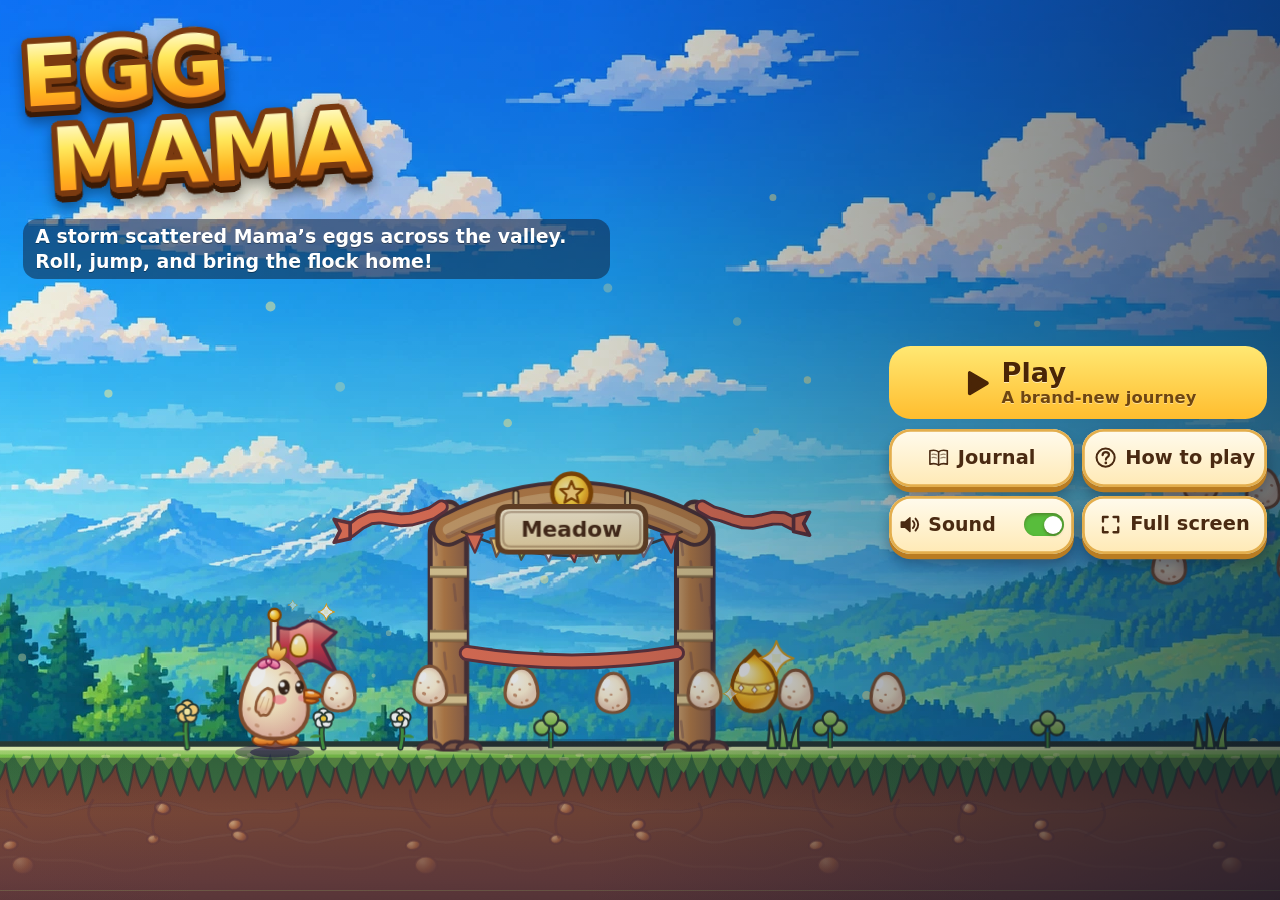
<file: docs/index.html>
<!doctype html>
<html lang="en">
<head>
<meta charset="utf-8">
<!-- A game, not a website: one fixed full-viewport stage, no scrolling, no zoom, no bounce (DESIGN.md §10). -->
<meta name="viewport" content="width=device-width,initial-scale=1,maximum-scale=1,user-scalable=no,viewport-fit=cover,interactive-widget=resizes-content">
<meta name="description" content="Egg Mama: roll, jump and hatch a flock across thirteen painted landscapes to light the beacon and bring the flock home.">
<meta name="theme-color" content="#253749">
<meta name="color-scheme" content="dark">
<meta name="mobile-web-app-capable" content="yes">
<meta name="apple-mobile-web-app-capable" content="yes">
<meta name="apple-mobile-web-app-status-bar-style" content="black-translucent">
<meta name="apple-mobile-web-app-title" content="Egg Mama">
<meta name="format-detection" content="telephone=no">
<link rel="manifest" href="manifest.webmanifest">
<link rel="icon" href="icons/icon-192.png" type="image/png">
<link rel="apple-touch-icon" href="icons/apple-touch-icon.png">
<link rel="stylesheet" href="style.css">
<title>Egg Mama</title>
</head>
<body>
<div id="stage">
  <canvas id="game" aria-label="Egg Mama game world"></canvas>
  <div id="ui"></div>
  <button id="pause-btn" data-ui data-action="pause" aria-label="Pause" title="Pause" hidden></button>
  <noscript><p class="no-js">Egg Mama needs JavaScript to run. Please turn it on and reload.</p></noscript>
</div>
<div id="safe" aria-hidden="true"></div>
<script type="module" src="js/main.mjs"></script>
</body>
</html>
</file>
<file: docs/style.css>
/*
 * Egg Mama — page lock, stage and menus (DESIGN.md §10).
 *
 * The page is a GAME, not a website: one fixed full-viewport stage. Nothing scrolls, bounces, zooms or
 * pull-to-refreshes. Menus are DOM cards layered inside the stage on translucent scrims so the live scene
 * shows through. Everything in the menus is sized in --u (~1 % of the viewport height), so the same CSS
 * fits a 640x300 phone-with-toolbars and looks right on 915x412.
 */

/* ───────── tokens ───────── */
:root {
  /* safe-area insets as variables, so layout (and the e2e tests) can read or override them */
  --sat: env(safe-area-inset-top, 0px);
  --sar: env(safe-area-inset-right, 0px);
  --sab: env(safe-area-inset-bottom, 0px);
  --sal: env(safe-area-inset-left, 0px);

  --u: clamp(2.7px, 1vh, 4.3px);                 /* the menu unit: ~1 % of the visible height */
  --font: ui-rounded, "SF Pro Rounded", "Arial Rounded MT Bold", "Nunito", "Varela Round", system-ui, -apple-system, "Segoe UI", Roboto, "Helvetica Neue", Arial, sans-serif;

  --fs: max(12.5px, calc(var(--u) * 4.4));
  --fs-sm: max(11.5px, calc(var(--u) * 3.8));
  --fs-btn: max(14px, calc(var(--u) * 4.9));
  --fs-h: max(20px, calc(var(--u) * 7.2));
  --tap: max(44px, calc(var(--u) * 13.5));        /* minimum touch target */

  --ink: #4a2a12;
  --ink-soft: #7d5636;
  --cream: #fff8e6;
  --gold: #ffc933;
  --edge: #f2b94c;
  --night: #253749;
  --fade: 240ms;                                  /* keep in sync with FADE_MS in ui.mjs */
}
@supports (height: 1dvh) {
  :root { --u: clamp(2.7px, 1dvh, 4.3px); }
}

/* ───────── page lock ───────── */
* { box-sizing: border-box; }
[hidden] { display: none !important; }

html, body {
  position: fixed; inset: 0;
  width: 100%; height: 100%;
  margin: 0; padding: 0;
  overflow: hidden;
  overscroll-behavior: none;
  touch-action: none;
  -webkit-user-select: none; user-select: none;
  -webkit-touch-callout: none;
  -webkit-tap-highlight-color: transparent;
  -webkit-text-size-adjust: 100%; text-size-adjust: 100%;
  background: var(--night);
  color: var(--ink);
  font-family: var(--font);
}

#stage {
  position: fixed; inset: 0;
  width: 100%;
  height: 100%;
  height: 100dvh;
  overflow: hidden;
  background: var(--night);
  touch-action: none;
  contain: layout paint;
}

#game {
  position: absolute; inset: 0;
  width: 100%; height: 100%;
  display: block;
  touch-action: none;
  outline: none;
}

#ui {
  position: absolute; inset: 0;
  z-index: 2;
  pointer-events: none;                           /* only the screens and their controls take touches */
}

/* the probe ui.insets() reads: its padding IS the safe-area inset */
#safe {
  position: fixed; left: 0; top: 0;
  width: 0; height: 0;
  visibility: hidden; pointer-events: none;
  padding: var(--sat) var(--sar) var(--sab) var(--sal);
}

.sprite { position: absolute; width: 0; height: 0; overflow: hidden; pointer-events: none; }
.sr-only {
  position: absolute; width: 1px; height: 1px; margin: -1px; padding: 0;
  overflow: hidden; clip: rect(0 0 0 0); clip-path: inset(50%); white-space: nowrap; border: 0;
}
.no-js { position: absolute; inset: 0; display: grid; place-items: center; margin: 0; color: #fff; font: 800 18px var(--font); text-align: center; padding: 24px; }

/* ───────── the pause button (the only control over live play) ───────── */
#pause-btn {
  position: absolute; z-index: 3;
  top: calc(var(--sat) + 10px);
  right: calc(var(--sar) + 12px);
  width: 52px; height: 52px;
  padding: 0; margin: 0;
  display: grid; place-items: center;
  border-radius: 50%;
  border: 2.5px solid rgba(255, 255, 255, 0.78);
  background: rgba(37, 55, 73, 0.46);
  color: #fff;
  box-shadow: 0 2px 8px rgba(0, 0, 0, 0.28);
  cursor: pointer;
  -webkit-appearance: none; appearance: none;
  touch-action: manipulation;
  transition: transform 0.1s ease, background 0.15s ease;
}
#pause-btn .ico { width: 22px; height: 22px; display: block; }
#pause-btn:active { transform: scale(0.92); background: rgba(37, 55, 73, 0.66); }

/* ───────── screens ───────── */
.screen {
  position: absolute; inset: 0;
  display: flex; align-items: center; justify-content: center;
  padding: max(var(--sat), calc(var(--u) * 2.4)) max(var(--sar), calc(var(--u) * 3)) max(var(--sab), calc(var(--u) * 2.4)) max(var(--sal), calc(var(--u) * 3));
  overflow: hidden;
  color: var(--ink);
  font: 700 var(--fs) / 1.3 var(--font);
  background: radial-gradient(130% 130% at 50% 42%, rgba(18, 30, 58, 0.30) 0%, rgba(10, 18, 38, 0.68) 100%);
  opacity: 0;
  pointer-events: none;
  transition: opacity var(--fade) ease;
}
.screen.is-open { opacity: 1; pointer-events: auto; }
.screen.is-closing { pointer-events: none; }
.screen :focus { outline: none; }
.screen :focus-visible, #pause-btn:focus-visible { outline: 3px solid #fff; outline-offset: 2px; box-shadow: 0 0 0 6px #1f7bff; }
.pointer-mode .screen :focus-visible, .pointer-mode #pause-btn:focus-visible { outline: none; box-shadow: none; }

.ico { width: 1em; height: 1em; flex: none; display: inline-block; vertical-align: middle; overflow: visible; }

/* ───────── buttons ───────── */
.btn {
  position: relative;
  min-height: var(--tap);
  padding: 0 calc(var(--u) * 3.4);
  display: inline-flex; align-items: center; justify-content: center; gap: calc(var(--u) * 1.8);
  border: 0; border-radius: calc(var(--u) * 5);
  font: 900 var(--fs-btn) / 1.08 var(--font);
  letter-spacing: 0.005em;
  color: var(--ink);
  text-align: center;
  background: linear-gradient(180deg, #fffbee 0%, #ffe9b4 100%);
  box-shadow: inset 0 0 0 calc(var(--u) * 0.65) #e3ae4d, 0 calc(var(--u) * 1.2) 0 #b97c22, 0 calc(var(--u) * 2.2) calc(var(--u) * 3) rgba(10, 16, 34, 0.32);
  cursor: pointer;
  -webkit-appearance: none; appearance: none;
  touch-action: manipulation;
  transition: transform 0.08s ease, box-shadow 0.08s ease, filter 0.15s ease;
}
.btn:active { transform: translateY(calc(var(--u) * 0.9)); box-shadow: inset 0 0 0 calc(var(--u) * 0.65) #e3ae4d, 0 calc(var(--u) * 0.3) 0 #b97c22, 0 calc(var(--u) * 0.8) calc(var(--u) * 1.4) rgba(10, 16, 34, 0.3); }
@media (hover: hover) { .btn:hover { filter: brightness(1.05); } }
.btn .ico { font-size: calc(var(--u) * 6); }
.btn-text { display: flex; flex-direction: column; align-items: center; min-width: 0; }
.btn-main { min-width: 0; }
.btn-sub { margin-top: calc(var(--u) * 0.5); font: 800 var(--fs-sm) / 1.15 var(--font); opacity: 0.8; }

.btn-primary {
  color: #4a2506;
  background: linear-gradient(180deg, #ffe873 0%, #ffbd2e 100%);
  box-shadow: inset 0 0 0 calc(var(--u) * 0.7) #dc8e17, 0 calc(var(--u) * 1.3) 0 #a8640d, 0 calc(var(--u) * 2.4) calc(var(--u) * 3.4) rgba(10, 16, 34, 0.36);
  text-shadow: 0 calc(var(--u) * 0.3) 0 rgba(255, 255, 255, 0.55);
}
.btn-primary:active { box-shadow: inset 0 0 0 calc(var(--u) * 0.7) #dc8e17, 0 calc(var(--u) * 0.3) 0 #a8640d, 0 calc(var(--u) * 0.8) calc(var(--u) * 1.4) rgba(10, 16, 34, 0.3); }
.btn-danger {
  color: #fff;
  background: linear-gradient(180deg, #ff9d84 0%, #e24f37 100%);
  box-shadow: inset 0 0 0 calc(var(--u) * 0.7) #b93522, 0 calc(var(--u) * 1.3) 0 #8c2416, 0 calc(var(--u) * 2.4) calc(var(--u) * 3.4) rgba(10, 16, 34, 0.36);
  text-shadow: 0 calc(var(--u) * 0.4) 0 rgba(110, 20, 8, 0.55);
}
.btn-quiet {
  min-height: var(--tap);
  color: #fff;
  background: rgba(20, 32, 56, 0.34);
  box-shadow: inset 0 0 0 calc(var(--u) * 0.5) rgba(255, 255, 255, 0.45);
  text-shadow: 0 calc(var(--u) * 0.4) calc(var(--u) * 1) rgba(0, 0, 0, 0.6);
}
.btn-quiet:active { transform: none; background: rgba(20, 32, 56, 0.5); }
.btn-hero { min-height: max(52px, calc(var(--u) * 17)); font-size: max(17px, calc(var(--u) * 6.3)); padding: calc(var(--u) * 1.6) calc(var(--u) * 4); }
.btn-hero .ico { font-size: calc(var(--u) * 8); }
.btn-hero .btn-text { align-items: flex-start; text-align: left; }
.btn-round { width: var(--tap); min-width: var(--tap); padding: 0; border-radius: 50%; }
.btn-round .ico { font-size: calc(var(--u) * 5.6); }

.btn-grid { display: grid; grid-template-columns: minmax(0, 1fr) minmax(0, 1fr); gap: calc(var(--u) * 2); }
.btn-grid > :last-child:nth-child(odd) { grid-column: 1 / -1; }
.btn-grid .btn { min-width: 0; padding: 0 calc(var(--u) * 2.2); font-size: max(13.5px, calc(var(--u) * 4.5)); white-space: nowrap; }
.btn-grid .btn .ico { font-size: calc(var(--u) * 5.4); }
.btn-row { display: flex; gap: calc(var(--u) * 2.4); }
.btn-row > .btn { flex: 1 1 0; min-width: 0; }

/* switch-style setting buttons */
.btn-toggle { justify-content: flex-start; padding: 0 calc(var(--u) * 2.6); gap: calc(var(--u) * 1.6); }
.btn-toggle .btn-main { flex: 1; text-align: left; font-size: max(13px, calc(var(--u) * 4.4)); white-space: nowrap; }
.btn-toggle .when-off { display: none; }
.btn-toggle[aria-checked="false"] .when-on { display: none; }
.btn-toggle[aria-checked="false"] .when-off { display: inline-block; }
.sw { position: relative; flex: none; width: calc(var(--u) * 9.4); height: calc(var(--u) * 5.2); border-radius: 999px; background: #c2ae8c; box-shadow: inset 0 calc(var(--u) * 0.4) calc(var(--u) * 0.8) rgba(60, 36, 10, 0.35); transition: background 0.15s ease; }
.sw i { position: absolute; top: calc(var(--u) * 0.5); left: calc(var(--u) * 0.5); width: calc(var(--u) * 4.2); height: calc(var(--u) * 4.2); border-radius: 50%; background: #fff; box-shadow: 0 calc(var(--u) * 0.3) calc(var(--u) * 0.7) rgba(60, 36, 10, 0.45); transition: transform 0.15s ease; }
.btn-toggle[aria-checked="true"] .sw { background: #58bd3c; }
.btn-toggle[aria-checked="true"] .sw i { transform: translateX(calc(var(--u) * 4.2)); }
/* the pause menu's two-column grid is narrow: "Tap to jump" overflowed into its switch on 844x390 and 915x412, so those switches give the icon's room to the label (the 640x300 rule below already does) */
.pause-actions .btn-toggle > .ico { display: none; }

/* ───────── cards ───────── */
.card {
  position: relative;
  display: flex; flex-direction: column;
  width: min(100%, calc(var(--u) * 190));
  max-height: 100%;
  min-height: 0;
  padding: calc(var(--u) * 3.4) calc(var(--u) * 4.4);
  overflow: hidden;
  color: var(--ink);
  background: linear-gradient(180deg, #fffbf1 0%, #fff0c9 100%);
  border: calc(var(--u) * 0.9) solid var(--edge);
  border-radius: calc(var(--u) * 6);
  box-shadow: 0 calc(var(--u) * 1.5) 0 #c38a24, 0 calc(var(--u) * 4) calc(var(--u) * 9) rgba(8, 14, 30, 0.5);
}
.card-head { flex: none; display: flex; align-items: center; gap: calc(var(--u) * 2.4); margin-bottom: calc(var(--u) * 2.2); min-height: calc(var(--u) * 9); }
.card-head h2 { margin: 0; font: 900 var(--fs-h) / 1.05 var(--font); letter-spacing: 0.005em; }
.card-head .btn-close { margin-left: auto; min-height: var(--tap); width: var(--tap); min-width: 0; align-self: flex-start; margin-top: calc(var(--u) * -1.6); margin-right: calc(var(--u) * -1.6); }
.kicker { padding: calc(var(--u) * 0.7) calc(var(--u) * 2.4); border-radius: 999px; background: #ffe7a8; color: #8a4f12; font: 900 var(--fs-sm) / 1.2 var(--font); letter-spacing: 0.04em; text-transform: uppercase; white-space: nowrap; }
.card-body { flex: 1 1 auto; min-height: 0; }
.big-head { margin: 0; font: 900 calc(var(--u) * 10.4) / 1 var(--font); letter-spacing: 0.005em; }
.lede { margin: calc(var(--u) * 1.4) 0 calc(var(--u) * 2.4); font: 700 var(--fs) / 1.32 var(--font); color: var(--ink-soft); }
.where { margin: calc(var(--u) * 1.4) 0 calc(var(--u) * 2.4); font: 800 var(--fs-sm) / 1.2 var(--font); color: var(--ink-soft); }
.badge { display: inline-flex; align-items: center; gap: 0.4em; margin: 0 0 calc(var(--u) * 1.6); padding: calc(var(--u) * 0.8) calc(var(--u) * 2.6); border-radius: 999px; background: #ffd23a; color: #5a3200; font: 900 var(--fs-sm) / 1.1 var(--font); }
.badge .ico { font-size: 1.3em; }
.mama-pic { flex: 0 0 calc(var(--u) * 26); align-self: center; }
.mama-pic.small { flex-basis: calc(var(--u) * 20); }
.mama-pic .ico { display: block; width: 100%; height: auto; aspect-ratio: 100 / 120; filter: drop-shadow(0 calc(var(--u) * 0.8) calc(var(--u) * 0.8) rgba(80, 40, 10, 0.2)); }

/* stat chips: eggs, score, flock */
.tally { display: flex; flex-wrap: wrap; gap: calc(var(--u) * 1.8); margin: 0 0 calc(var(--u) * 2.4); padding: 0; list-style: none; }
.chip { display: flex; align-items: center; gap: calc(var(--u) * 1.6); padding: calc(var(--u) * 1.2) calc(var(--u) * 2.8) calc(var(--u) * 1.2) calc(var(--u) * 1.8); border-radius: calc(var(--u) * 4); background: rgba(255, 255, 255, 0.78); box-shadow: inset 0 0 0 calc(var(--u) * 0.5) rgba(196, 146, 60, 0.38); }
.chip-ico .ico { font-size: calc(var(--u) * 7.4); display: block; }
.chip-body { display: flex; flex-direction: column; }
.chip-body b { font: 900 calc(var(--u) * 5.8) / 1 var(--font); font-variant-numeric: tabular-nums; }
.chip-body small { margin-top: calc(var(--u) * 0.4); font: 800 var(--fs-sm) / 1 var(--font); color: var(--ink-soft); text-transform: uppercase; letter-spacing: 0.05em; }
.flock { display: inline-flex; gap: calc(var(--u) * 0.2); }
.flock .ico { font-size: calc(var(--u) * 5.6); }
.chip-flock { padding: calc(var(--u) * 1.2) calc(var(--u) * 2.6); }
.chip-flock .chip-body { flex-direction: row; align-items: center; gap: calc(var(--u) * 2.4); }
.chip-flock .chip-body small { margin-top: 0; }
.chip-flock .flock .ico { font-size: calc(var(--u) * 6.4); }

/* journey progress */
.track { position: relative; height: calc(var(--u) * 3.2); border-radius: 999px; background: #ead9b2; box-shadow: inset 0 calc(var(--u) * 0.4) calc(var(--u) * 0.7) rgba(110, 70, 20, 0.3); margin-right: calc(var(--u) * 3.4); }
.track-fill { position: absolute; left: 0; top: 0; bottom: 0; border-radius: 999px; background: linear-gradient(90deg, #7ed957, #ffd23a); box-shadow: inset 0 calc(var(--u) * 0.5) 0 rgba(255, 255, 255, 0.45); min-width: calc(var(--u) * 3.2); }
.notch { position: absolute; top: 18%; bottom: 18%; width: calc(var(--u) * 0.45); margin-left: calc(var(--u) * -0.22); border-radius: 2px; background: rgba(110, 70, 20, 0.34); }
.track-end { position: absolute; right: calc(var(--u) * -3.4); bottom: 0; font-size: calc(var(--u) * 6.4); line-height: 0; }
.track-end .ico { display: block; transform: translateY(calc(var(--u) * 0.6)); }
.journey-text { margin: calc(var(--u) * 1.6) 0 0; font: 800 var(--fs-sm) / 1.25 var(--font); color: var(--ink-soft); }
.journey-text b { font-size: 1.25em; color: var(--ink); }
.dot-sep { margin: 0 0.45em; }

/* ───────── title ───────── */
.s-title {
  justify-content: space-between; align-items: stretch; gap: calc(var(--u) * 4);
  background: linear-gradient(90deg, rgba(8, 16, 34, 0.04) 0%, rgba(8, 16, 34, 0.14) 46%, rgba(8, 16, 34, 0.58) 100%);
}
.title-hero { flex: 1 1 0; min-width: 0; display: flex; flex-direction: column; align-items: flex-start; justify-content: flex-start; gap: calc(var(--u) * 3); padding: calc(var(--u) * 6) 0 0 calc(var(--u) * 2.4); }
.title-menu { flex: 0 0 clamp(250px, calc(var(--u) * 88), 390px); display: flex; flex-direction: column; justify-content: center; gap: calc(var(--u) * 2.2); min-width: 0; }
.tagline {
  margin: 0; max-width: 31em;
  padding: calc(var(--u) * 1.2) calc(var(--u) * 2.8);
  border-radius: calc(var(--u) * 3.4);
  background: rgba(14, 26, 50, 0.5);
  color: #fff; font: 800 var(--fs) / 1.3 var(--font);
  text-shadow: 0 1px 0 rgba(0, 0, 0, 0.35);
}
.best-line { display: flex; align-items: center; justify-content: center; gap: 0.5em; margin: 0; color: #fff; font: 800 var(--fs-sm) / 1.2 var(--font); text-shadow: 0 1px 2px rgba(0, 0, 0, 0.6); }
.best-line .ico { font-size: 1.5em; }
.best-line b { color: #ffe27a; }

/* the logo: three stacked copies of the lettering — dark extrusion, brown outline, golden gradient face */
.logo {
  --o: 0.068em;
  margin: 0; display: flex; flex-direction: column; align-items: flex-start;
  font: 900 min(calc(var(--u) * 20), 9.4vw) / 0.9 var(--font);
  letter-spacing: 0.02em;
  transform: rotate(-3.5deg); transform-origin: 0 100%;
  filter: drop-shadow(0 calc(var(--u) * 1.4) calc(var(--u) * 1.6) rgba(0, 0, 0, 0.38));
  animation: bob 3.6s ease-in-out infinite;
}
.logo-line { position: relative; display: inline-block; white-space: nowrap; padding: 0.04em 0.07em; }
.logo-line.l2 { margin-left: 0.28em; font-size: 1.02em; }
.lg-ext, .lg-out, .lg-fill { display: block; }
.lg-out, .lg-fill { position: absolute; left: 0.07em; top: 0.04em; }
.lg-ext {
  --c: #3a1a06; color: var(--c); transform: translateY(0.065em);
  text-shadow: calc(var(--o) * 1) 0 0 var(--c), calc(var(--o) * 0.92) calc(var(--o) * 0.38) 0 var(--c), calc(var(--o) * 0.71) calc(var(--o) * 0.71) 0 var(--c), calc(var(--o) * 0.38) calc(var(--o) * 0.92) 0 var(--c), 0 calc(var(--o) * 1) 0 var(--c), calc(var(--o) * -0.38) calc(var(--o) * 0.92) 0 var(--c), calc(var(--o) * -0.71) calc(var(--o) * 0.71) 0 var(--c), calc(var(--o) * -0.92) calc(var(--o) * 0.38) 0 var(--c), calc(var(--o) * -1) 0 0 var(--c), calc(var(--o) * -0.92) calc(var(--o) * -0.38) 0 var(--c), calc(var(--o) * -0.71) calc(var(--o) * -0.71) 0 var(--c), calc(var(--o) * -0.38) calc(var(--o) * -0.92) 0 var(--c), 0 calc(var(--o) * -1) 0 var(--c), calc(var(--o) * 0.38) calc(var(--o) * -0.92) 0 var(--c), calc(var(--o) * 0.71) calc(var(--o) * -0.71) 0 var(--c), calc(var(--o) * 0.92) calc(var(--o) * -0.38) 0 var(--c);
}
.lg-out {
  --c: #7a3a10; color: var(--c);
  text-shadow: calc(var(--o) * 1) 0 0 var(--c), calc(var(--o) * 0.92) calc(var(--o) * 0.38) 0 var(--c), calc(var(--o) * 0.71) calc(var(--o) * 0.71) 0 var(--c), calc(var(--o) * 0.38) calc(var(--o) * 0.92) 0 var(--c), 0 calc(var(--o) * 1) 0 var(--c), calc(var(--o) * -0.38) calc(var(--o) * 0.92) 0 var(--c), calc(var(--o) * -0.71) calc(var(--o) * 0.71) 0 var(--c), calc(var(--o) * -0.92) calc(var(--o) * 0.38) 0 var(--c), calc(var(--o) * -1) 0 0 var(--c), calc(var(--o) * -0.92) calc(var(--o) * -0.38) 0 var(--c), calc(var(--o) * -0.71) calc(var(--o) * -0.71) 0 var(--c), calc(var(--o) * -0.38) calc(var(--o) * -0.92) 0 var(--c), 0 calc(var(--o) * -1) 0 var(--c), calc(var(--o) * 0.38) calc(var(--o) * -0.92) 0 var(--c), calc(var(--o) * 0.71) calc(var(--o) * -0.71) 0 var(--c), calc(var(--o) * 0.92) calc(var(--o) * -0.38) 0 var(--c);
}
.lg-fill {
  color: #ffc933;
  background: linear-gradient(180deg, #fffbd2 0%, #ffe85c 34%, #ffb520 70%, #ff8a1c 100%);
  -webkit-background-clip: text; background-clip: text;
  -webkit-text-fill-color: transparent;
}
@keyframes bob {
  0%, 100% { transform: rotate(-3.5deg) translateY(0); }
  50% { transform: rotate(-3.5deg) translateY(calc(var(--u) * -1.2)); }
}

/* ───────── pause ───────── */
.card-pause { width: min(100%, calc(var(--u) * 192)); }
.pause-grid { display: grid; grid-template-columns: minmax(0, 1fr) minmax(0, 1fr); gap: calc(var(--u) * 4.6); align-items: stretch; }
.pause-stats { display: flex; flex-direction: column; justify-content: space-between; gap: calc(var(--u) * 2); min-width: 0; }
.pause-stats .tally { margin: 0; }
.pause-stats .chip-flock { flex-basis: 100%; }
.place small { display: block; font: 800 var(--fs-sm) / 1.2 var(--font); color: var(--ink-soft); text-transform: uppercase; letter-spacing: 0.06em; }
.place strong { display: block; margin-top: calc(var(--u) * 0.4); font: 900 calc(var(--u) * 8.4) / 1.05 var(--font); }
.pause-actions { display: flex; flex-direction: column; gap: calc(var(--u) * 2); min-width: 0; }
.pause-actions > .btn-primary { min-height: max(50px, calc(var(--u) * 15.5)); font-size: max(17px, calc(var(--u) * 6)); }

/* ───────── dead / finish / confirm ───────── */
.card-dead, .card-finish { width: min(100%, calc(var(--u) * 170)); }
.card-confirm { width: min(100%, calc(var(--u) * 150)); }
.dead-grid, .confirm-body { display: flex; align-items: center; gap: calc(var(--u) * 5); }
.dead-main, .confirm-main { flex: 1 1 0; min-width: 0; }
.card-dead .big-head { color: #d4452c; text-shadow: 0 calc(var(--u) * 0.5) 0 rgba(255, 255, 255, 0.8); }
.card-finish .big-head { font-size: calc(var(--u) * 9.4); color: #c9650a; text-shadow: 0 calc(var(--u) * 0.5) 0 rgba(255, 255, 255, 0.85); }
.card-finish .kicker.big { display: inline-block; margin: 0 0 calc(var(--u) * 1.2); }
.card-confirm .big-head { font-size: calc(var(--u) * 8.6); }
.dead-main .btn-row, .confirm-main .btn-row { margin-top: calc(var(--u) * 0.4); }
.dead-main .tally { margin-bottom: calc(var(--u) * 1.6); }

.confetti { position: absolute; inset: 0; overflow: hidden; pointer-events: none; }
.confetti i { position: absolute; top: -8%; left: var(--x); width: calc(var(--u) * 1.8); height: calc(var(--u) * 3.2); border-radius: 2px; background: var(--c); transform: rotate(var(--r)); animation: fall 3.2s linear var(--d) infinite; opacity: 0.95; }
@keyframes fall {
  0% { transform: translateY(0) rotate(var(--r)); }
  100% { transform: translateY(125vh) rotate(calc(var(--r) + 540deg)); }
}

/* ───────── rotate ───────── */
.s-rotate { background: rgba(13, 22, 42, 0.93); text-align: center; color: #fff; }
.rotate-body { display: flex; flex-direction: column; align-items: center; justify-content: center; gap: calc(var(--u) * 6); max-width: 100%; }
.phone-stage { position: relative; width: calc(var(--u) * 34); height: calc(var(--u) * 34); display: grid; place-items: center; }
.phone { position: relative; width: calc(var(--u) * 15); height: calc(var(--u) * 26); border: calc(var(--u) * 1.5) solid #fff8e6; border-radius: calc(var(--u) * 3.4); background: #1b2a44; box-shadow: 0 calc(var(--u) * 1.4) calc(var(--u) * 3) rgba(0, 0, 0, 0.45); animation: turn 3s ease-in-out infinite; }
.phone::before { content: ""; position: absolute; top: calc(var(--u) * 0.8); left: 50%; width: 28%; height: calc(var(--u) * 0.8); margin-left: -14%; border-radius: 99px; background: rgba(255, 248, 230, 0.7); }
.phone-screen { position: absolute; inset: calc(var(--u) * 2.4) calc(var(--u) * 0.6) calc(var(--u) * 0.8); border-radius: calc(var(--u) * 1.4); overflow: hidden; background: #1b2a44; }
/* the little scene is drawn LANDSCAPE: turned a quarter in the upright phone, it stands up when the phone turns */
.ps-scene { position: absolute; left: 50%; top: 50%; width: calc(var(--u) * 22); height: calc(var(--u) * 13); margin: calc(var(--u) * -6.5) 0 0 calc(var(--u) * -11); transform: rotate(90deg); overflow: hidden; background: linear-gradient(180deg, #3fa6ea, #bfe4f6); }
.ps-hill { position: absolute; left: -10%; right: -10%; bottom: -14%; height: 40%; border-radius: 50% 50% 0 0; background: #6dbf4a; }
.ps-egg { position: absolute; left: 34%; bottom: 20%; width: 14%; height: 30%; border-radius: 50% 50% 46% 46%; background: #fff3d0; box-shadow: inset calc(var(--u) * -0.4) calc(var(--u) * -0.4) 0 #ebce92; }
.turn-arrow { position: absolute; right: calc(var(--u) * -1); top: calc(var(--u) * -0.5); width: calc(var(--u) * 11); height: calc(var(--u) * 11); color: #ffd23a; filter: drop-shadow(0 2px 2px rgba(0, 0, 0, 0.4)); animation: arrow 3s ease-in-out infinite; }
@keyframes turn {
  0%, 14% { transform: rotate(0deg); }
  46%, 74% { transform: rotate(-90deg); }
  100% { transform: rotate(0deg); }
}
@keyframes arrow {
  0%, 10% { opacity: 0; } 20%, 60% { opacity: 1; } 78%, 100% { opacity: 0; }
}
.rotate-text { display: flex; flex-direction: column; align-items: center; gap: calc(var(--u) * 2); max-width: min(100%, calc(var(--u) * 120)); }
.rotate-text h2 { margin: 0; font: 900 calc(var(--u) * 8.8) / 1.08 var(--font); text-shadow: 0 calc(var(--u) * 0.6) 0 rgba(0, 0, 0, 0.35); }
.rotate-text p { margin: 0; font: 700 var(--fs) / 1.35 var(--font); color: #e7edf9; }
.s-rotate[data-phase="prompt"] .when-ready, .s-rotate[data-phase="ready"] .when-prompt { display: none !important; }
.s-rotate[data-phase="ready"] .phone { animation: none; transform: rotate(-90deg); }
.s-rotate[data-phase="ready"] .turn-arrow { display: none; }
.s-rotate .btn-hero { min-width: calc(var(--u) * 60); justify-content: center; }
.s-rotate .btn-hero .btn-text { align-items: center; }
@media (orientation: portrait) {
  .phone-stage { transform: scale(1.5); margin: calc(var(--u) * 8) 0 calc(var(--u) * 6); }
}
@media (orientation: landscape) {
  .rotate-body { flex-direction: row; gap: calc(var(--u) * 10); }
  .rotate-text { align-items: flex-start; text-align: left; }
}

/* ───────── help ───────── */
.card-help { width: min(100%, calc(var(--u) * 196)); }
.tabs { flex: none; display: flex; gap: calc(var(--u) * 1.6); margin-bottom: calc(var(--u) * 2.2); padding: calc(var(--u) * 0.8); border-radius: 999px; background: rgba(206, 160, 80, 0.26); }
.tab {
  flex: 1 1 0; min-width: 0; min-height: var(--tap); padding: 0 calc(var(--u) * 2); border: 0; border-radius: 999px;
  font: 900 max(13px, calc(var(--u) * 4.4)) / 1.1 var(--font); color: var(--ink-soft); background: transparent;
  cursor: pointer; -webkit-appearance: none; appearance: none; touch-action: manipulation;
}
.tab[aria-selected="true"] { color: var(--ink); background: #fff; box-shadow: 0 calc(var(--u) * 0.5) 0 rgba(160, 110, 30, 0.45), inset 0 0 0 calc(var(--u) * 0.5) #e3ae4d; }
.help-body { overflow-y: auto; overscroll-behavior: contain; touch-action: pan-y; -webkit-overflow-scrolling: touch; }
.help-pane { margin: 0; padding: 0; list-style: none; display: grid; grid-template-columns: repeat(auto-fit, minmax(calc(var(--u) * 52), 1fr)); gap: calc(var(--u) * 2); }
.help-pane[data-cols="2"] { grid-template-columns: 1fr 1fr; }
.help-card { display: flex; align-items: center; gap: calc(var(--u) * 2.6); padding: calc(var(--u) * 2) calc(var(--u) * 3); border-radius: calc(var(--u) * 4); background: rgba(255, 255, 255, 0.74); box-shadow: inset 0 0 0 calc(var(--u) * 0.5) rgba(196, 146, 60, 0.35); min-height: calc(var(--u) * 17); }
.help-ico { flex: none; width: calc(var(--u) * 11.5); height: calc(var(--u) * 11.5); display: grid; place-items: center; border-radius: 50%; }
.help-ico .ico { font-size: calc(var(--u) * 7.6); }
.help-ico.pic { background: rgba(255, 244, 214, 0.9); box-shadow: inset 0 0 0 calc(var(--u) * 0.45) rgba(196, 146, 60, 0.4); }
.help-ico.pic .ico { font-size: calc(var(--u) * 8.2); }
.tone-up .help-ico { background: #b9f08f; color: #2a6a14; }
.tone-left .help-ico { background: #ffd9a0; color: #964a08; }
.tone-right .help-ico { background: #aeddff; color: #1b5ca6; }
.help-text { display: flex; flex-direction: column; min-width: 0; }
.help-text b { font: 900 max(13.5px, calc(var(--u) * 4.7)) / 1.15 var(--font); }
.help-text span { margin-top: calc(var(--u) * 0.4); font: 700 var(--fs-sm) / 1.25 var(--font); color: var(--ink-soft); }
.help-note { grid-column: 1 / -1; display: flex; align-items: center; gap: calc(var(--u) * 2.4); padding: calc(var(--u) * 1.2) calc(var(--u) * 2); font: 700 var(--fs-sm) / 1.5 var(--font); color: var(--ink-soft); }
.help-note > .ico { font-size: calc(var(--u) * 7.6); color: var(--ink); }
kbd { display: inline-block; min-width: 1.5em; padding: 0 0.35em; border: 2px solid #dcb76f; border-bottom-width: 3px; border-radius: 6px; background: #fff; color: var(--ink); font: 900 0.92em / 1.35 var(--font); text-align: center; }

/* ───────── journal ───────── */
.card-journal { width: min(100%, calc(var(--u) * 204)); }
.journal-grid { display: grid; grid-template-columns: auto minmax(0, 1fr); grid-template-rows: minmax(0, 1fr); gap: calc(var(--u) * 4); }
.ch-grid { --chip: max(44px, calc(var(--u) * 12.6)); display: grid; grid-template-columns: repeat(4, var(--chip)); grid-auto-rows: var(--chip); gap: calc(var(--u) * 1.5); align-content: start; }
.chip-ch { position: relative; width: var(--chip); height: var(--chip); padding: 0; overflow: hidden; border: calc(var(--u) * 0.8) solid #d9ac5c; border-radius: calc(var(--u) * 2.8); background: #fff; cursor: pointer; box-shadow: 0 calc(var(--u) * 0.7) 0 rgba(150, 100, 30, 0.45); -webkit-appearance: none; appearance: none; touch-action: manipulation; transition: transform 0.1s ease; }
.chip-ch:active { transform: translateY(calc(var(--u) * 0.5)); }
.chip-ch .scene { display: block; width: 100%; height: 100%; }
.chip-ch.is-sel { border-color: #ff8a1a; box-shadow: 0 0 0 calc(var(--u) * 0.8) #fff, 0 0 0 calc(var(--u) * 1.7) #ff8a1a; z-index: 1; }
.ch-num { position: absolute; left: calc(var(--u) * 0.9); bottom: calc(var(--u) * 0.3); color: #fff; font: 900 var(--fs-sm) / 1 var(--font); text-shadow: 0 0 3px rgba(0, 0, 0, 0.85), 0 1px 0 rgba(0, 0, 0, 0.7); }
.ch-lock { position: absolute; right: calc(var(--u) * 1); top: calc(var(--u) * 1); color: #a8b0d8; font-size: calc(var(--u) * 4.2); line-height: 0; }
.ch-here { position: absolute; right: calc(var(--u) * 0.6); top: calc(var(--u) * 0.4); font-size: calc(var(--u) * 4.4); line-height: 0; filter: drop-shadow(0 1px 1px rgba(0, 0, 0, 0.5)); }
.j-detail {
  min-height: 0; overflow-y: auto; overscroll-behavior: contain; touch-action: pan-y; -webkit-overflow-scrolling: touch; padding-right: calc(var(--u) * 1.4);
  /* soft shadows at the edges that still have more to scroll to */
  background:
    linear-gradient(#fff9e8 30%, rgba(255, 249, 232, 0)) top / 100% calc(var(--u) * 4) no-repeat local,
    linear-gradient(rgba(255, 244, 214, 0), #fff4d6 70%) bottom / 100% calc(var(--u) * 4) no-repeat local,
    radial-gradient(farthest-side at 50% 0, rgba(120, 80, 20, 0.28), rgba(120, 80, 20, 0)) top / 100% calc(var(--u) * 2) no-repeat scroll,
    radial-gradient(farthest-side at 50% 100%, rgba(120, 80, 20, 0.28), rgba(120, 80, 20, 0)) bottom / 100% calc(var(--u) * 2) no-repeat scroll;
}
.j-banner { position: relative; height: calc(var(--u) * 12.6); border-radius: calc(var(--u) * 3.2); overflow: hidden; box-shadow: inset 0 0 0 calc(var(--u) * 0.5) rgba(120, 80, 20, 0.35); margin-bottom: calc(var(--u) * 1.6); }
.j-banner .scene { position: absolute; inset: 0; width: 100%; height: 100%; }
.j-title { position: absolute; left: calc(var(--u) * 2.6); bottom: calc(var(--u) * 1.6); color: #fff; text-shadow: 0 0 calc(var(--u) * 1.6) rgba(0, 0, 0, 0.75), 0 calc(var(--u) * 0.4) 0 rgba(0, 0, 0, 0.55); }
.j-title small { display: block; font: 800 var(--fs-sm) / 1.1 var(--font); letter-spacing: 0.04em; text-transform: uppercase; }
.j-title strong { display: block; font: 900 calc(var(--u) * 6.4) / 1.05 var(--font); }
.j-sec h3 { display: flex; align-items: center; gap: 0.4em; margin: calc(var(--u) * 1.4) 0 calc(var(--u) * 0.4); font: 900 var(--fs-sm) / 1.1 var(--font); text-transform: uppercase; letter-spacing: 0.08em; color: #b0661a; }
.j-sec h3 .ico { font-size: 1.5em; }
.j-sec p, .j-sec li, .j-note { margin: 0; font: 700 max(12.5px, calc(var(--u) * 4.1)) / 1.3 var(--font); }
.j-sec ul { margin: 0; padding-left: 1.15em; }
.j-sec li + li { margin-top: calc(var(--u) * 0.7); }
.j-sec p { font-style: italic; }
.j-sec.learn p { font-style: normal; }
.j-note { margin-top: calc(var(--u) * 2); padding: calc(var(--u) * 1.4) calc(var(--u) * 2.4); border-radius: calc(var(--u) * 3); background: #ffe7a8; color: #7a4710; font-size: var(--fs-sm); }
.j-hint { display: flex; align-items: center; gap: calc(var(--u) * 2.4); margin: calc(var(--u) * 2) 0 0; color: var(--ink-soft); font: 700 var(--fs) / 1.32 var(--font); }
.j-hint .ico { font-size: calc(var(--u) * 7); color: #9aa3c8; }

/* ───────── narrow screens (small phones, or a wide notch eating the sides) ───────── */
@media (max-width: 700px) {
  .btn-toggle > .ico { display: none; }
  .btn-toggle { padding: 0 calc(var(--u) * 2); }
  .btn-toggle .btn-main { font-size: max(12.5px, calc(var(--u) * 4.1)); }
  .btn-grid .btn { padding: 0 calc(var(--u) * 1.6); gap: calc(var(--u) * 1.2); }
  .pause-grid { gap: calc(var(--u) * 3); }
  .card { padding-left: calc(var(--u) * 3.6); padding-right: calc(var(--u) * 3.6); }
}

/* ───────── motion preferences ───────── */
@media (prefers-reduced-motion: reduce) {
  .logo, .phone, .turn-arrow, .confetti i { animation: none !important; }
  .screen, .btn, .sw, .sw i, .chip-ch, #pause-btn { transition: none !important; }
  .turn-arrow { opacity: 1; }
  .confetti { display: none; }
}
</file>
